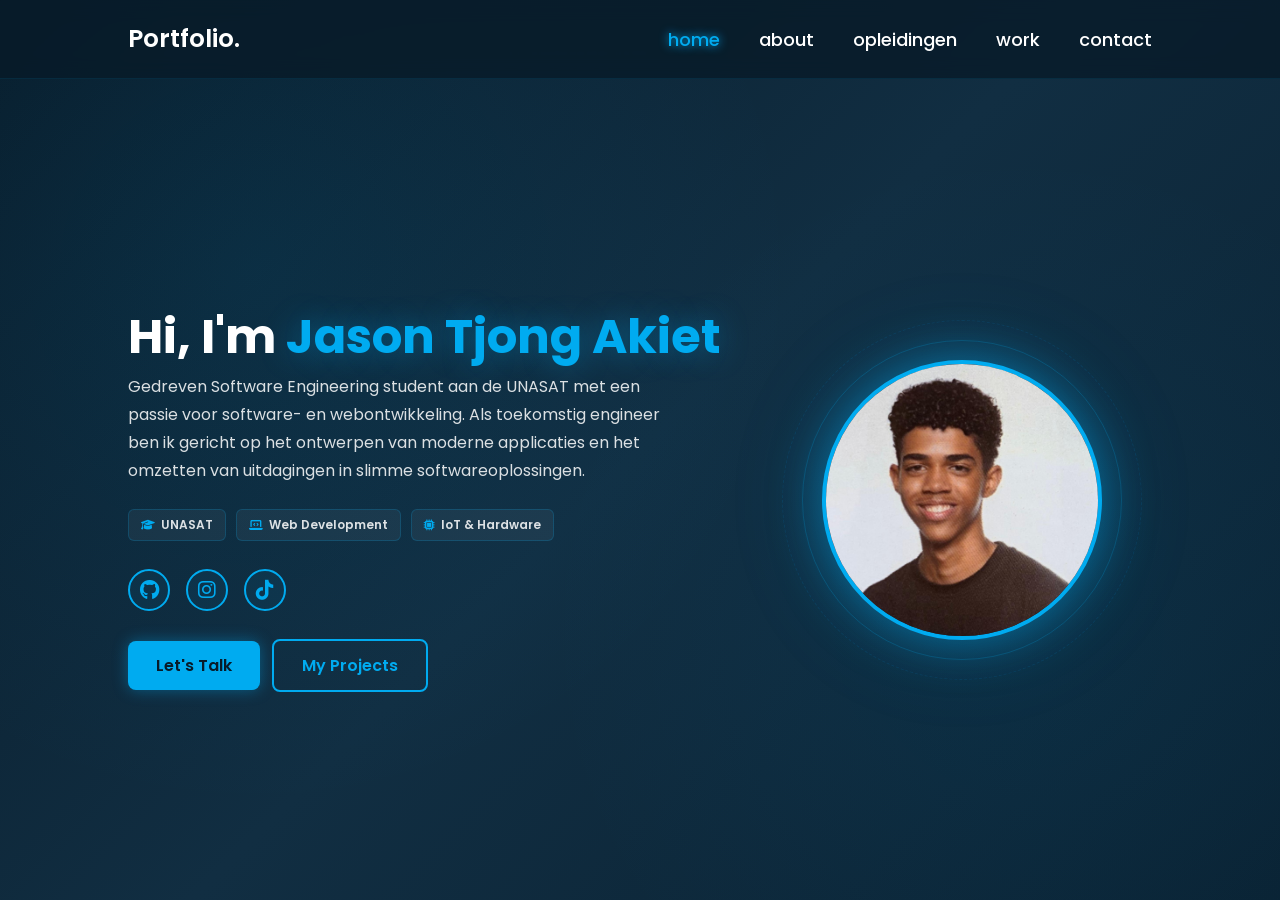
<file: index.html>
<!DOCTYPE html>
<html lang="nl">
<head>
    <meta charset="UTF-8">
    <meta name="viewport" content="width=device-width, initial-scale=1.0">
    <title>Jason Tjong Akiet | Home</title>
    <link rel="stylesheet" href="css/main.css">
    <link href="https://fonts.googleapis.com/css2?family=Poppins:wght@300;400;500;600;700&display=swap" rel="stylesheet">
    <link rel="stylesheet" href="https://cdnjs.cloudflare.com/ajax/libs/font-awesome/6.4.2/css/all.min.css">
</head>
<body>

    <header class="header">
        <a href="index.html" class="logo">Portfolio.</a>
        <nav class="navbar">
            <a href="index.html" class="active">home</a>
            <a href="about.html">about</a>
            <a href="opleidingen.html">opleidingen</a>
            <a href="work.html">work</a>
            <a href="contact.html">contact</a>
        </nav>
        <button class="menu-toggle" aria-label="Menu openen" aria-expanded="false" type="button">
            <i class="fa-solid fa-bars"></i>
            <i class="fa-solid fa-xmark"></i>
        </button>
    </header>

    <section class="home">
        <div class="home-bg"></div>

        <div class="home-content">
            <h1>Hi, I'm <span class="home-name">Jason Tjong Akiet</span></h1>
            <p>Gedreven Software Engineering student aan de UNASAT met een passie voor software- en webontwikkeling. Als toekomstig engineer ben ik gericht op het ontwerpen van moderne applicaties en het omzetten van uitdagingen in slimme softwareoplossingen.</p>

            <div class="home-tags">
                <span><i class="fa-solid fa-graduation-cap"></i> UNASAT</span>
                <span><i class="fa-solid fa-laptop-code"></i> Web Development</span>
                <span><i class="fa-solid fa-microchip"></i> IoT & Hardware</span>
            </div>

            <div class="social-media">
                <a href="https://github.com/jason255009" target="_blank" aria-label="GitHub"><i class="fa-brands fa-github"></i></a>
                <a href="https://www.instagram.com/jason_tjongakiet" target="_blank" aria-label="Instagram"><i class="fa-brands fa-instagram"></i></a>
                <a href="https://www.tiktok.com/@jason._.tta" target="_blank" aria-label="TikTok"><i class="fa-brands fa-tiktok"></i></a>
            </div>

            <div class="btn-box">
                <a href="about.html" class="btn">Let's Talk</a>
                <a href="work.html" class="btn btn-outline">My Projects</a>
            </div>
        </div>

        <div class="home-img">
            <div class="home-ring ring-1"></div>
            <div class="home-ring ring-2"></div>
            <div class="glowing-sphere">
                <img src="img/foto-van-mezelf.jpeg" alt="Jason Tjong Akiet">
            </div>
        </div>
    </section>

    <script src="js/main.js"></script>
</body>
</html>
</file>
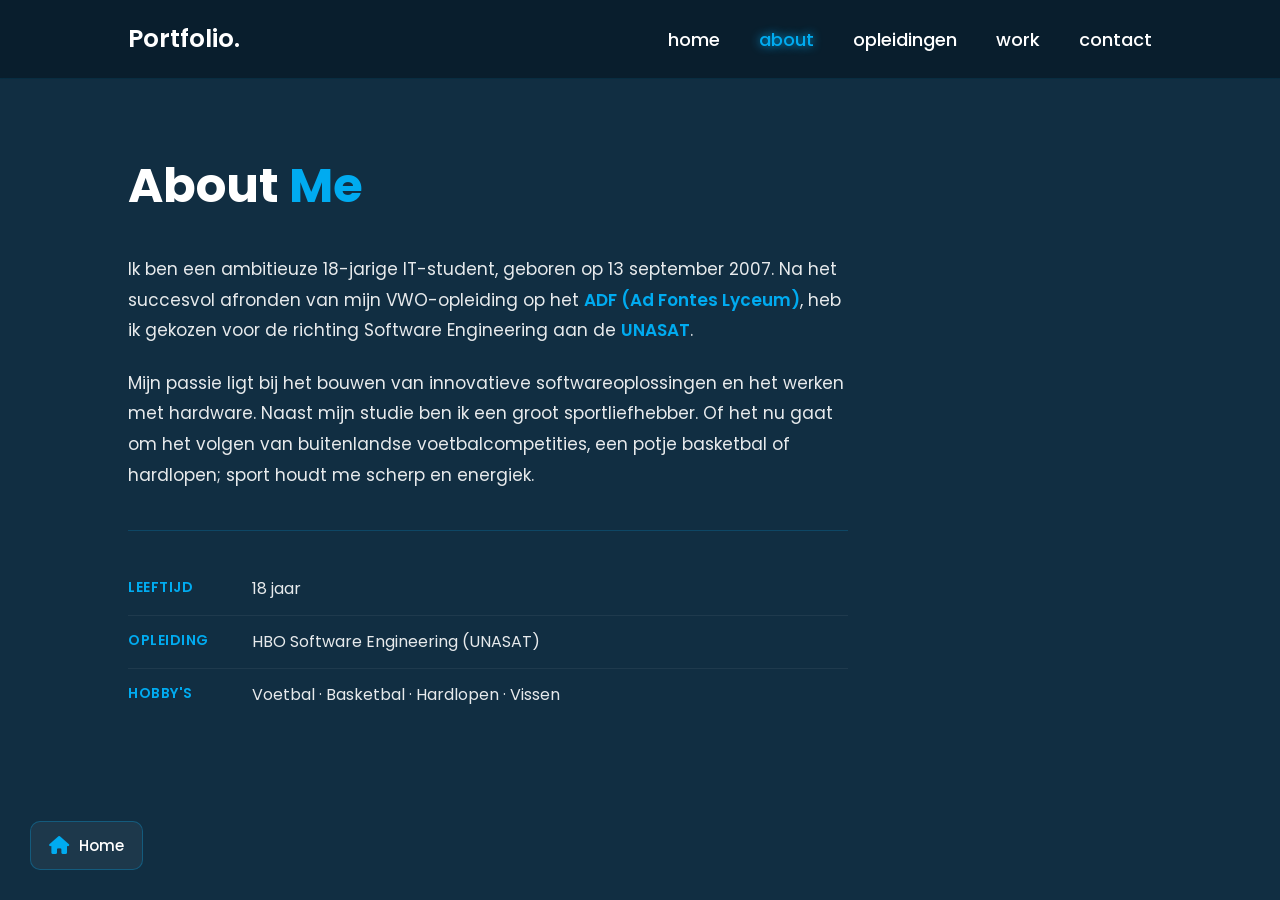
<file: about.html>
<!DOCTYPE html>
<html lang="nl">
<head>
    <meta charset="UTF-8">
    <meta name="viewport" content="width=device-width, initial-scale=1.0">
    <title>Jason Tjong Akiet | About</title>
    <link rel="stylesheet" href="css/main.css">
    <link href="https://fonts.googleapis.com/css2?family=Poppins:wght@300;400;500;600;700&display=swap" rel="stylesheet">
    <link rel="stylesheet" href="https://cdnjs.cloudflare.com/ajax/libs/font-awesome/6.4.2/css/all.min.css">
</head>
<body>

    <header class="header">
        <a href="index.html" class="logo">Portfolio.</a>
        <nav class="navbar">
            <a href="index.html">home</a>
            <a href="about.html" class="active">about</a>
            <a href="opleidingen.html">opleidingen</a>
            <a href="work.html">work</a>
            <a href="contact.html">contact</a>
        </nav>
        <button class="menu-toggle" aria-label="Menu openen" aria-expanded="false" type="button">
            <i class="fa-solid fa-bars"></i>
            <i class="fa-solid fa-xmark"></i>
        </button>
    </header>

    <a href="index.html" class="back-home">
        <i class="fa-solid fa-house"></i>
        <span>Home</span>
    </a>

    <section class="about">
        <div class="content-box">
            <h2 class="heading">About <span>Me</span></h2>

            <div class="about-content">
                <div class="about-intro">
                    <p>
                        Ik ben een ambitieuze 18-jarige IT-student, geboren op 13 september 2007.
                        Na het succesvol afronden van mijn VWO-opleiding op het <strong>ADF (Ad Fontes Lyceum)</strong>,
                        heb ik gekozen voor de richting Software Engineering aan de <strong>UNASAT</strong>.
                    </p>
                    <p>
                        Mijn passie ligt bij het bouwen van innovatieve softwareoplossingen en het werken met hardware.
                        Naast mijn studie ben ik een groot sportliefhebber. Of het nu gaat om het volgen van buitenlandse
                        voetbalcompetities, een potje basketbal of hardlopen; sport houdt me scherp en energiek.
                    </p>
                </div>

                <ul class="about-details">
                    <li>
                        <span class="about-label">Leeftijd</span>
                        <span class="about-value">18 jaar</span>
                    </li>
                    <li>
                        <span class="about-label">Opleiding</span>
                        <span class="about-value">HBO Software Engineering (UNASAT)</span>
                    </li>
                    <li>
                        <span class="about-label">Hobby's</span>
                        <span class="about-value">Voetbal · Basketbal · Hardlopen · Vissen</span>
                    </li>
                </ul>
            </div>
        </div>
    </section>

    <script src="js/main.js"></script>
</body>
</html>
</file>
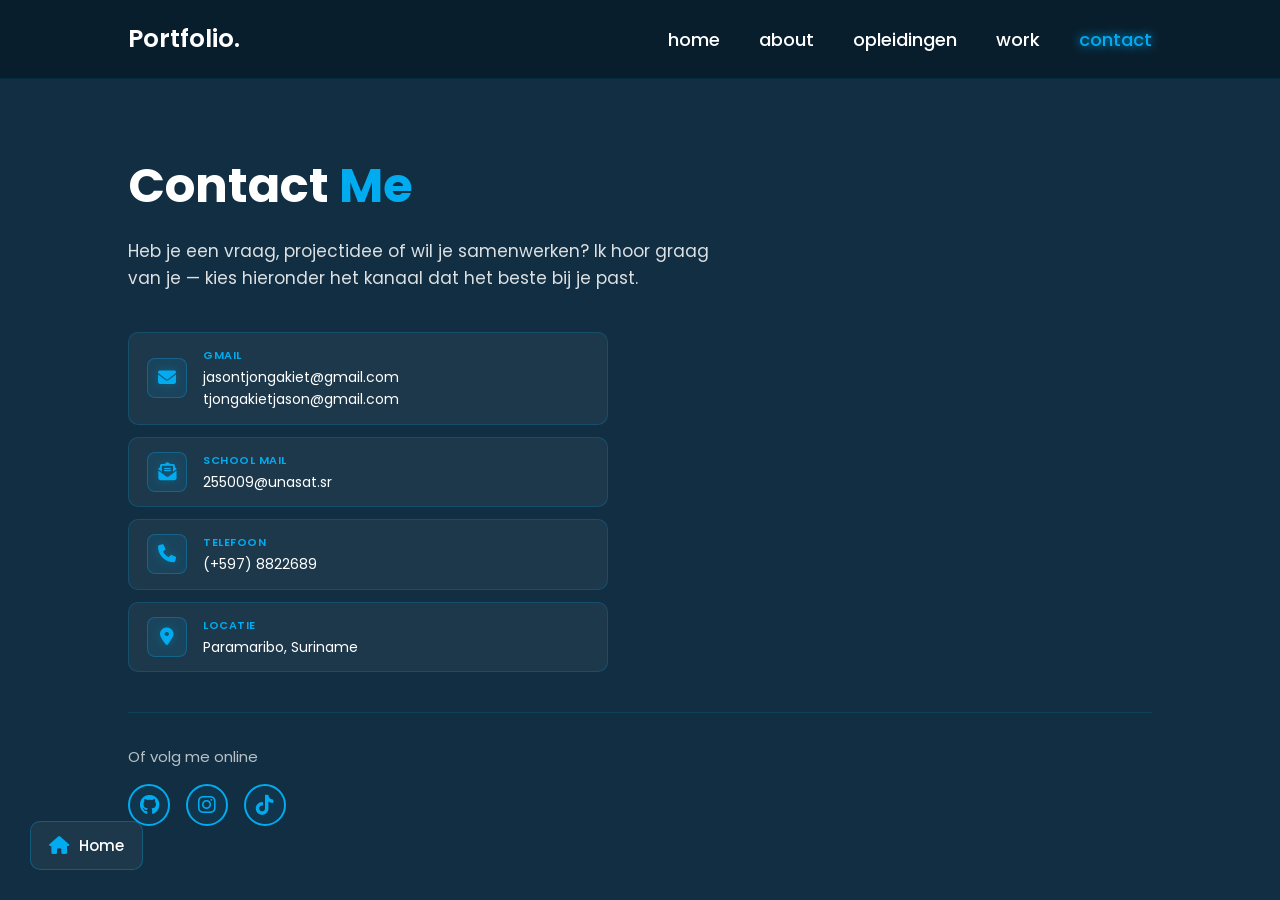
<file: contact.html>
<!DOCTYPE html>
<html lang="nl">
<head>
    <meta charset="UTF-8">
    <meta name="viewport" content="width=device-width, initial-scale=1.0">
    <title>Jason Tjong Akiet | Contact</title>
    <link rel="stylesheet" href="css/main.css">
    <link rel="stylesheet" href="css/contact.css">
    <link href="https://fonts.googleapis.com/css2?family=Poppins:wght@300;400;500;600;700&display=swap" rel="stylesheet">
    <link rel="stylesheet" href="https://cdnjs.cloudflare.com/ajax/libs/font-awesome/6.4.2/css/all.min.css">
</head>
<body>

    <header class="header">
        <a href="index.html" class="logo">Portfolio.</a>
        <nav class="navbar">
            <a href="index.html">home</a>
            <a href="about.html">about</a>
            <a href="opleidingen.html">opleidingen</a>
            <a href="work.html">work</a>
            <a href="contact.html" class="active">contact</a>
        </nav>
        <button class="menu-toggle" aria-label="Menu openen" aria-expanded="false" type="button">
            <i class="fa-solid fa-bars"></i>
            <i class="fa-solid fa-xmark"></i>
        </button>
    </header>

    <a href="index.html" class="back-home">
        <i class="fa-solid fa-house"></i>
        <span>Home</span>
    </a>

    <section class="contact">
        <div class="content-box">
            <h2 class="heading">Contact <span>Me</span></h2>
            <p class="contact-intro">Heb je een vraag, projectidee of wil je samenwerken? Ik hoor graag van je — kies hieronder het kanaal dat het beste bij je past.</p>

            <div class="contact-list">
                <div class="contact-card">
                    <div class="contact-icon">
                        <i class="fa-solid fa-envelope"></i>
                    </div>
                    <div class="contact-info">
                        <span class="contact-label">Gmail</span>
                        <a href="mailto:jasontjongakiet@gmail.com" class="contact-value contact-link">jasontjongakiet@gmail.com</a>
                        <a href="mailto:tjongakietjason@gmail.com" class="contact-value contact-link">tjongakietjason@gmail.com</a>
                    </div>
                </div>

                <a href="mailto:255009@unasat.sr" class="contact-card">
                    <div class="contact-icon">
                        <i class="fa-solid fa-envelope-open-text"></i>
                    </div>
                    <div class="contact-info">
                        <span class="contact-label">School Mail</span>
                        <p class="contact-value">255009@unasat.sr</p>
                    </div>
                </a>

                <a href="tel:+5978822689" class="contact-card">
                    <div class="contact-icon">
                        <i class="fa-solid fa-phone"></i>
                    </div>
                    <div class="contact-info">
                        <span class="contact-label">Telefoon</span>
                        <p class="contact-value">(+597) 8822689</p>
                    </div>
                </a>

                <div class="contact-card">
                    <div class="contact-icon">
                        <i class="fa-solid fa-location-dot"></i>
                    </div>
                    <div class="contact-info">
                        <span class="contact-label">Locatie</span>
                        <p class="contact-value">Paramaribo, Suriname</p>
                    </div>
                </div>
            </div>

            <div class="contact-social">
                <p class="contact-social-text">Of volg me online</p>
                <div class="social-media">
                    <a href="https://github.com/jason255009" target="_blank" aria-label="GitHub"><i class="fa-brands fa-github"></i></a>
                    <a href="https://www.instagram.com/jason_tjongakiet" target="_blank" aria-label="Instagram"><i class="fa-brands fa-instagram"></i></a>
                    <a href="https://www.tiktok.com/@jason._.tta" target="_blank" aria-label="TikTok"><i class="fa-brands fa-tiktok"></i></a>
                </div>
            </div>
        </div>
    </section>

    <script src="js/main.js"></script>
</body>
</html>
</file>
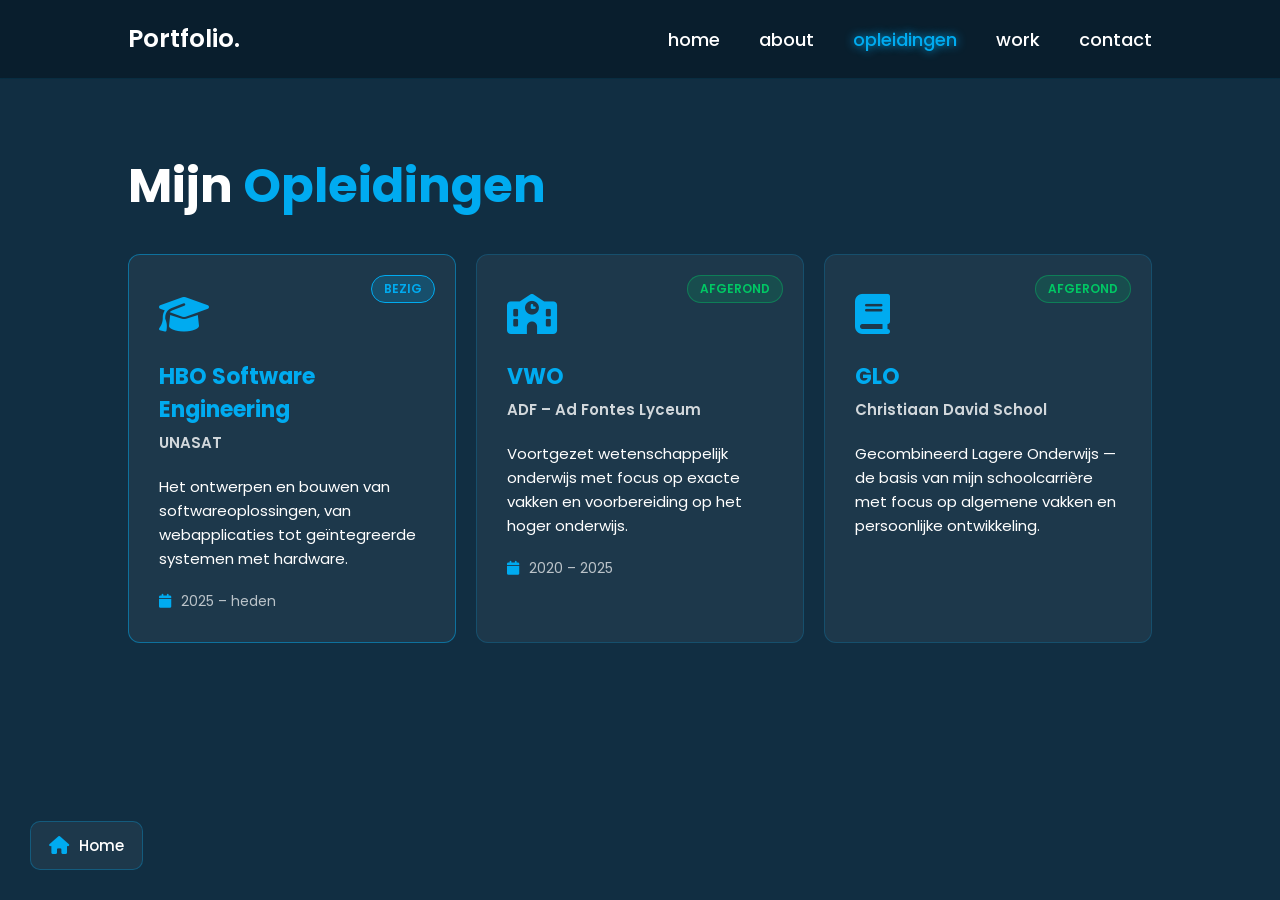
<file: opleidingen.html>
<!DOCTYPE html>
<html lang="nl">
<head>
    <meta charset="UTF-8">
    <meta name="viewport" content="width=device-width, initial-scale=1.0">
    <title>Jason Tjong Akiet | Opleidingen</title>
    <link rel="stylesheet" href="css/main.css">
    <link rel="stylesheet" href="css/work.css">
    <link href="https://fonts.googleapis.com/css2?family=Poppins:wght@300;400;500;600;700&display=swap" rel="stylesheet">
    <link rel="stylesheet" href="https://cdnjs.cloudflare.com/ajax/libs/font-awesome/6.4.2/css/all.min.css">
</head>
<body>

    <header class="header">
        <a href="index.html" class="logo">Portfolio.</a>
        <nav class="navbar">
            <a href="index.html">home</a>
            <a href="about.html">about</a>
            <a href="opleidingen.html" class="active">opleidingen</a>
            <a href="work.html">work</a>
            <a href="contact.html">contact</a>
        </nav>
        <button class="menu-toggle" aria-label="Menu openen" aria-expanded="false" type="button">
            <i class="fa-solid fa-bars"></i>
            <i class="fa-solid fa-xmark"></i>
        </button>
    </header>

    <a href="index.html" class="back-home">
        <i class="fa-solid fa-house"></i>
        <span>Home</span>
    </a>

    <section class="opleidingen">
        <div class="content-box">
            <h2 class="heading">Mijn <span>Opleidingen</span></h2>

            <div class="education-grid">
                <div class="education-card current">
                    <div class="education-status">Bezig</div>
                    <div class="education-icon">
                        <i class="fa-solid fa-graduation-cap"></i>
                    </div>
                    <h4>HBO Software Engineering</h4>
                    <p class="education-school">UNASAT</p>
                    <p>Het ontwerpen en bouwen van softwareoplossingen, van webapplicaties tot geïntegreerde systemen met hardware.</p>
                    <div class="education-meta">
                        <span><i class="fa-solid fa-calendar"></i> 2025 – heden</span>
                    </div>
                </div>

                <div class="education-card completed">
                    <div class="education-status">Afgerond</div>
                    <div class="education-icon">
                        <i class="fa-solid fa-school"></i>
                    </div>
                    <h4>VWO</h4>
                    <p class="education-school">ADF – Ad Fontes Lyceum</p>
                    <p>Voortgezet wetenschappelijk onderwijs met focus op exacte vakken en voorbereiding op het hoger onderwijs.</p>
                    <div class="education-meta">
                        <span><i class="fa-solid fa-calendar"></i> 2020 – 2025</span>
                    </div>
                </div>

                <div class="education-card completed">
                    <div class="education-status">Afgerond</div>
                    <div class="education-icon">
                        <i class="fa-solid fa-book"></i>
                    </div>
                    <h4>GLO</h4>
                    <p class="education-school">Christiaan David School</p>
                    <p>Gecombineerd Lagere Onderwijs — de basis van mijn schoolcarrière met focus op algemene vakken en persoonlijke ontwikkeling.</p>
                </div>
            </div>
        </div>
    </section>

    <script src="js/main.js"></script>
</body>
</html>
</file>
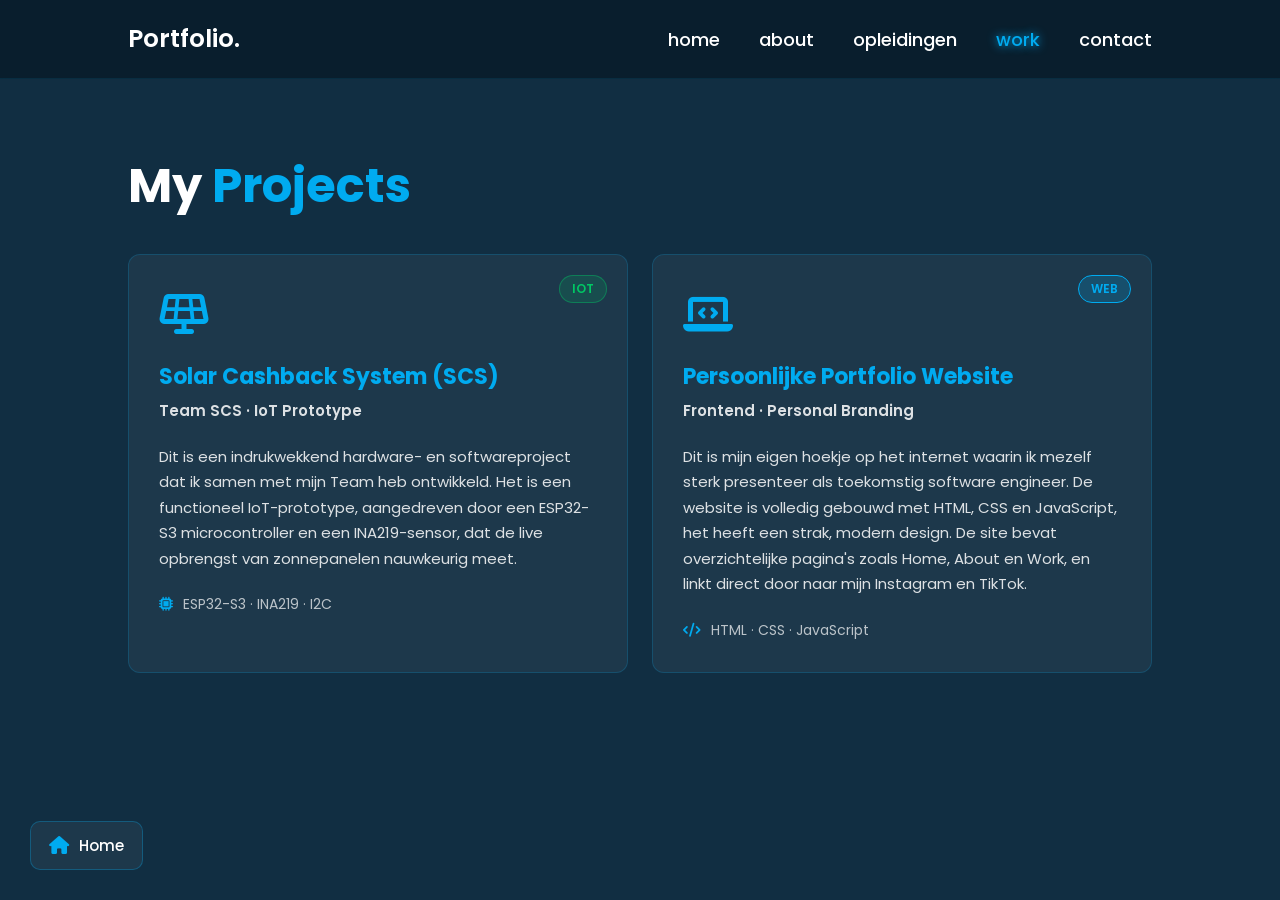
<file: work.html>
<!DOCTYPE html>
<html lang="nl">
<head>
    <meta charset="UTF-8">
    <meta name="viewport" content="width=device-width, initial-scale=1.0">
    <title>Jason Tjong Akiet | Work</title>
    <link rel="stylesheet" href="css/main.css">
    <link rel="stylesheet" href="css/work.css">
    <link href="https://fonts.googleapis.com/css2?family=Poppins:wght@300;400;500;600;700&display=swap" rel="stylesheet">
    <link rel="stylesheet" href="https://cdnjs.cloudflare.com/ajax/libs/font-awesome/6.4.2/css/all.min.css">
</head>
<body>

    <header class="header">
        <a href="index.html" class="logo">Portfolio.</a>
        <nav class="navbar">
            <a href="index.html">home</a>
            <a href="about.html">about</a>
            <a href="opleidingen.html">opleidingen</a>
            <a href="work.html" class="active">work</a>
            <a href="contact.html">contact</a>
        </nav>
        <button class="menu-toggle" aria-label="Menu openen" aria-expanded="false" type="button">
            <i class="fa-solid fa-bars"></i>
            <i class="fa-solid fa-xmark"></i>
        </button>
    </header>

    <a href="index.html" class="back-home">
        <i class="fa-solid fa-house"></i>
        <span>Home</span>
    </a>

    <section class="projects">
        <div class="content-box">
            <h2 class="heading">My <span>Projects</span></h2>

            <div class="project-grid">
                <div class="project-card">
                    <div class="project-status">IoT</div>
                    <div class="project-icon">
                        <i class="fa-solid fa-solar-panel"></i>
                    </div>
                    <h4>Solar Cashback System (SCS)</h4>
                    <p class="project-subtitle">Team SCS · IoT Prototype</p>
                    <p>Dit is een indrukwekkend hardware- en softwareproject dat ik samen met mijn Team heb ontwikkeld. Het is een functioneel IoT-prototype, aangedreven door een ESP32-S3 microcontroller en een INA219-sensor, dat de live opbrengst van zonnepanelen nauwkeurig meet.</p>
                    <div class="project-meta">
                        <span><i class="fa-solid fa-microchip"></i> ESP32-S3 · INA219 · I2C</span>
                    </div>
                </div>

                <div class="project-card">
                    <div class="project-status web">Web</div>
                    <div class="project-icon">
                        <i class="fa-solid fa-laptop-code"></i>
                    </div>
                    <h4>Persoonlijke Portfolio Website</h4>
                    <p class="project-subtitle">Frontend · Personal Branding</p>
                    <p>Dit is mijn eigen hoekje op het internet waarin ik mezelf sterk presenteer als toekomstig software engineer. De website is volledig gebouwd met HTML, CSS en JavaScript, het heeft een strak, modern design. De site bevat overzichtelijke pagina's zoals Home, About en Work, en linkt direct door naar mijn Instagram en TikTok.</p>
                    <div class="project-meta">
                        <span><i class="fa-solid fa-code"></i> HTML · CSS · JavaScript</span>
                    </div>
                </div>
            </div>
        </div>
    </section>

    <script src="js/main.js"></script>
</body>
</html>
</file>
<file: css/main.css>
/* Basis Reset */
* {
    margin: 0;
    padding: 0;
    box-sizing: border-box;
    font-family: 'Poppins', sans-serif;
    scroll-behavior: smooth;
}

body {
    background: #081b29;
    color: white;
    overflow-x: hidden;
}

/* Header & Navigatie */
.header {
    position: fixed;
    top: 0;
    left: 0;
    width: 100%;
    padding: 20px 10%;
    background: rgba(8, 27, 41, 0.8);
    backdrop-filter: blur(10px);
    display: flex;
    justify-content: space-between;
    align-items: center;
    z-index: 100;
    border-bottom: 1px solid rgba(0, 171, 240, 0.1);
}

.logo {
    font-size: 25px;
    color: white;
    text-decoration: none;
    font-weight: 600;
}

.navbar a {
    font-size: 18px;
    color: white;
    text-decoration: none;
    font-weight: 500;
    margin-left: 35px;
    transition: .3s;
}

.navbar a:hover,
.navbar a.active {
    color: #00abf0;
    text-shadow: 0 0 10px #00abf0;
}

/* Algemene Sectie Styling */
section {
    min-height: 100vh;
    display: flex;
    align-items: flex-start;
    justify-content: flex-start;
    padding: 150px 10% 50px;
    background: #112e42;
}

.content-box {
    width: 100%;
}

.home-content {
    max-width: 600px;
}

h1 {
    font-size: 45px;
    font-weight: 700;
}

h3 {
    font-size: 30px;
    font-weight: 700;
    color: #00abf0;
}

p {
    font-size: 17px;
    margin: 20px 0 40px;
    line-height: 1.6;
}

.btn {
    display: inline-block;
    padding: 12px 28px;
    background: #00abf0;
    border-radius: 8px;
    font-size: 16px;
    color: #081b29;
    text-decoration: none;
    font-weight: 600;
    transition: 0.3s;
    box-shadow: 0 0 15px rgba(0, 171, 240, 0.4);
}

.btn:hover {
    box-shadow: 0 0 25px #00abf0;
    transform: scale(1.05);
}

.btn-outline {
    background: transparent;
    color: #00abf0;
    border: 2px solid #00abf0;
    box-shadow: none;
    margin-left: 12px;
}

.btn-outline:hover {
    background: rgba(0, 171, 240, 0.1);
    box-shadow: 0 0 20px rgba(0, 171, 240, 0.3);
}

.heading {
    font-size: 48px;
    margin-bottom: 2rem;
}

.heading span {
    color: #00abf0;
}

/* Home sectie */
.home {
    position: relative;
    display: flex;
    align-items: center;
    justify-content: space-between;
    gap: 50px;
    overflow: hidden;
    background: linear-gradient(135deg, #081b29 0%, #112e42 50%, #0a2233 100%);
}

.home-bg {
    position: absolute;
    inset: 0;
    pointer-events: none;
    background:
        radial-gradient(circle at 20% 30%, rgba(0, 171, 240, 0.08) 0%, transparent 45%),
        radial-gradient(circle at 80% 70%, rgba(0, 171, 240, 0.06) 0%, transparent 40%);
}

.home-content {
    position: relative;
    z-index: 1;
    max-width: 600px;
    animation: homeFadeIn 0.8s ease-out;
}

.home-content h1 {
    font-size: clamp(32px, 5vw, 48px);
    line-height: 1.2;
    margin-bottom: 8px;
}

.home-name {
    color: #00abf0;
    text-shadow: 0 0 30px rgba(0, 171, 240, 0.4);
}

.home-content p {
    font-size: 16px;
    line-height: 1.75;
    color: rgba(255, 255, 255, 0.85);
    margin: 0 0 24px;
    max-width: 540px;
}

.home-tags {
    display: flex;
    flex-wrap: wrap;
    gap: 10px;
    margin-bottom: 28px;
}

.home-tags span {
    display: inline-flex;
    align-items: center;
    gap: 6px;
    padding: 6px 12px;
    font-size: 12px;
    font-weight: 600;
    color: rgba(255, 255, 255, 0.85);
    background: rgba(255, 255, 255, 0.05);
    border: 1px solid rgba(0, 171, 240, 0.2);
    border-radius: 6px;
}

.home-tags i {
    color: #00abf0;
    font-size: 11px;
}

.btn-box {
    display: flex;
    flex-wrap: wrap;
    gap: 12px;
    align-items: center;
}

.btn-box .btn-outline {
    margin-left: 0;
}

.home-img {
    position: relative;
    z-index: 1;
    width: 380px;
    height: 380px;
    display: flex;
    justify-content: center;
    align-items: center;
    animation: homeFadeIn 0.8s ease-out 0.2s both;
}

.home-ring {
    position: absolute;
    border-radius: 50%;
    border: 1px solid rgba(0, 171, 240, 0.2);
    pointer-events: none;
}

.ring-1 {
    width: 320px;
    height: 320px;
    animation: ringPulse 4s ease-in-out infinite;
}

.ring-2 {
    width: 360px;
    height: 360px;
    border-style: dashed;
    opacity: 0.5;
    animation: ringSpin 20s linear infinite;
}

@keyframes homeFadeIn {
    from {
        opacity: 0;
        transform: translateY(20px);
    }
    to {
        opacity: 1;
        transform: translateY(0);
    }
}

@keyframes ringPulse {
    0%, 100% { transform: scale(1); opacity: 0.6; }
    50% { transform: scale(1.05); opacity: 1; }
}

@keyframes ringSpin {
    from { transform: rotate(0deg); }
    to { transform: rotate(360deg); }
}

.social-media {
    margin-bottom: 28px;
}

.social-media a {
    display: inline-flex;
    justify-content: center;
    align-items: center;
    width: 42px;
    height: 42px;
    background: rgba(0, 171, 240, 0.05);
    border: 2px solid #00abf0;
    border-radius: 50%;
    font-size: 20px;
    color: #00abf0;
    text-decoration: none;
    margin-right: 12px;
    transition: 0.3s ease;
}

.social-media a:hover {
    background: #00abf0;
    color: #081b29;
    box-shadow: 0 0 20px #00abf0;
    transform: translateY(-4px);
}

.glowing-sphere {
    width: 280px;
    height: 280px;
    background: #112e42;
    border-radius: 50%;
    box-shadow: 0 0 50px rgba(0, 171, 240, 0.5), 0 0 100px rgba(0, 171, 240, 0.15);
    border: 4px solid #00abf0;
    overflow: hidden;
    display: flex;
    justify-content: center;
    align-items: center;
    animation: float 4s ease-in-out infinite;
    position: relative;
    z-index: 2;
}

.glowing-sphere img {
    width: 100%;
    height: 100%;
    object-fit: cover;
}

@keyframes float {
    0%, 100% { transform: translateY(0); }
    50% { transform: translateY(-15px); }
}

.back-home {
    position: fixed;
    bottom: 30px;
    left: 30px;
    display: flex;
    align-items: center;
    gap: 10px;
    padding: 12px 18px;
    background: rgba(255, 255, 255, 0.05);
    border: 1px solid rgba(0, 171, 240, 0.3);
    border-radius: 10px;
    color: white;
    text-decoration: none;
    font-size: 15px;
    font-weight: 500;
    z-index: 100;
    transition: 0.3s;
}

.back-home i {
    font-size: 18px;
    color: #00abf0;
}

.back-home:hover {
    border-color: #00abf0;
    background: rgba(0, 171, 240, 0.08);
    transform: translateX(8px);
    box-shadow: 0 4px 20px rgba(0, 171, 240, 0.15);
}

.about-content {
    max-width: 720px;
}

.about-intro p {
    font-size: 17px;
    line-height: 1.8;
    color: rgba(255, 255, 255, 0.9);
    margin: 0 0 22px;
}

.about-intro p:last-child {
    margin-bottom: 0;
}

.about-intro strong {
    color: #00abf0;
    font-weight: 600;
}

.about-details {
    list-style: none;
    margin-top: 2.5rem;
    padding-top: 2rem;
    border-top: 1px solid rgba(0, 171, 240, 0.2);
}

.about-details li {
    display: flex;
    flex-wrap: wrap;
    gap: 8px 24px;
    padding: 14px 0;
    border-bottom: 1px solid rgba(255, 255, 255, 0.06);
}

.about-details li:last-child {
    border-bottom: none;
    padding-bottom: 0;
}

.about-label {
    min-width: 100px;
    font-size: 14px;
    font-weight: 600;
    color: #00abf0;
    text-transform: uppercase;
    letter-spacing: 0.5px;
}

.about-value {
    font-size: 16px;
    color: rgba(255, 255, 255, 0.9);
    line-height: 1.5;
}

.menu-toggle {
    display: none;
    position: relative;
    width: 44px;
    height: 44px;
    padding: 0;
    border: 1px solid rgba(0, 171, 240, 0.3);
    border-radius: 8px;
    background: rgba(0, 171, 240, 0.08);
    color: #00abf0;
    cursor: pointer;
    z-index: 110;
    transition: 0.3s;
}

.menu-toggle:hover {
    background: rgba(0, 171, 240, 0.15);
    border-color: #00abf0;
}

.menu-toggle i {
    font-size: 20px;
    position: absolute;
    top: 50%;
    left: 50%;
    transform: translate(-50%, -50%);
    transition: opacity 0.3s, transform 0.3s;
}

.menu-toggle .fa-xmark {
    opacity: 0;
    transform: translate(-50%, -50%) rotate(90deg);
}

body.nav-open .menu-toggle .fa-bars {
    opacity: 0;
    transform: translate(-50%, -50%) rotate(-90deg);
}

body.nav-open .menu-toggle .fa-xmark {
    opacity: 1;
    transform: translate(-50%, -50%) rotate(0);
}

.nav-overlay {
    display: none;
    position: fixed;
    inset: 0;
    background: rgba(8, 27, 41, 0.7);
    backdrop-filter: blur(4px);
    z-index: 98;
    opacity: 0;
    pointer-events: none;
    transition: opacity 0.3s;
}

body.nav-open .nav-overlay {
    opacity: 1;
    pointer-events: auto;
}

@media (max-width: 900px) {
    .home {
        flex-direction: column;
        text-align: center;
        padding-top: 130px;
    }

    .home-content {
        max-width: 100%;
    }

    .home-content p {
        max-width: 100%;
    }

    .home-tags,
    .btn-box,
    .social-media {
        justify-content: center;
    }

    .home-img {
        width: 320px;
        height: 320px;
        margin-top: 20px;
    }

    .ring-1 { width: 270px; height: 270px; }
    .ring-2 { width: 300px; height: 300px; }
}

@media (max-width: 1023px) {
    .header {
        padding: 16px 6%;
    }

    section {
        padding: 120px 6% 40px;
    }

    .heading {
        font-size: clamp(32px, 6vw, 42px);
    }

    .navbar a {
        font-size: 16px;
        margin-left: 24px;
    }
}

@media (max-width: 767px) {
    .menu-toggle {
        display: flex;
        align-items: center;
        justify-content: center;
    }

    .nav-overlay {
        display: block;
    }

    .navbar {
        position: fixed;
        top: 0;
        right: -100%;
        width: min(280px, 85vw);
        height: 100vh;
        padding: 90px 30px 40px;
        background: rgba(8, 27, 41, 0.98);
        backdrop-filter: blur(20px);
        border-left: 1px solid rgba(0, 171, 240, 0.2);
        display: flex;
        flex-direction: column;
        align-items: flex-start;
        gap: 8px;
        z-index: 99;
        transition: right 0.35s ease;
        overflow-y: auto;
    }

    body.nav-open .navbar {
        right: 0;
    }

    .navbar a {
        margin-left: 0;
        width: 100%;
        padding: 14px 0;
        font-size: 18px;
        border-bottom: 1px solid rgba(255, 255, 255, 0.06);
    }

    .navbar a:last-child {
        border-bottom: none;
    }

    .header {
        padding: 14px 5%;
    }

    .logo {
        font-size: 22px;
    }

    section {
        padding: 100px 5% 30px;
        min-height: auto;
    }

    h1 {
        font-size: clamp(28px, 8vw, 36px);
    }

    .heading {
        font-size: clamp(28px, 7vw, 36px);
        margin-bottom: 1.5rem;
    }

    p {
        font-size: 15px;
        margin: 16px 0 28px;
    }

    .back-home {
        bottom: 20px;
        left: 20px;
        padding: 10px 14px;
        font-size: 14px;
    }

    .back-home span {
        display: none;
    }

    .about-details li {
        flex-direction: column;
        gap: 4px;
    }

    .about-label {
        min-width: unset;
    }

    body.nav-open {
        overflow: hidden;
    }
}

@media (max-width: 479px) {
    .header {
        padding: 12px 4%;
    }

    section {
        padding: 95px 4% 24px;
    }

    .home {
        gap: 30px;
        padding-top: 110px;
    }

    .home-img {
        width: 260px;
        height: 260px;
    }

    .glowing-sphere {
        width: 220px;
        height: 220px;
    }

    .ring-1 {
        width: 230px;
        height: 230px;
    }

    .ring-2 {
        width: 255px;
        height: 255px;
    }

    .home-tags span {
        font-size: 11px;
        padding: 5px 10px;
    }

    .btn-box {
        flex-direction: column;
        width: 100%;
    }

    .btn-box .btn {
        width: 100%;
        text-align: center;
    }

    .social-media a {
        width: 40px;
        height: 40px;
        font-size: 18px;
        margin-right: 8px;
    }

    .back-home {
        bottom: 16px;
        left: 16px;
    }
}
</file>
<file: css/contact.css>
/* Contact sectie */
.contact-intro {
    max-width: 600px;
    font-size: 17px;
    line-height: 1.6;
    color: rgba(255, 255, 255, 0.85);
    margin: -1rem 0 2.5rem;
}

.contact-list {
    display: flex;
    flex-direction: column;
    gap: 12px;
    max-width: 480px;
    margin-bottom: 2.5rem;
}

.contact-card {
    background: rgba(255, 255, 255, 0.05);
    padding: 14px 18px;
    border-radius: 10px;
    border: 1px solid rgba(0, 171, 240, 0.2);
    text-decoration: none;
    color: inherit;
    display: flex;
    align-items: center;
    gap: 16px;
    transition: 0.3s;
    cursor: default;
}

a.contact-card {
    cursor: pointer;
}

.contact-card:hover {
    border-color: #00abf0;
    background: rgba(0, 171, 240, 0.08);
    transform: translateX(8px);
    box-shadow: 0 4px 20px rgba(0, 171, 240, 0.15);
}

.contact-card:hover .contact-icon {
    background: rgba(0, 171, 240, 0.2);
    box-shadow: 0 0 15px rgba(0, 171, 240, 0.3);
    transform: scale(1.08);
}

.contact-icon {
    width: 40px;
    height: 40px;
    min-width: 40px;
    display: flex;
    align-items: center;
    justify-content: center;
    background: rgba(0, 171, 240, 0.1);
    border: 1px solid rgba(0, 171, 240, 0.3);
    border-radius: 8px;
    margin-bottom: 0;
    transition: 0.3s;
}

.contact-icon i {
    font-size: 18px;
    color: #00abf0;
    text-shadow: 0 0 10px rgba(0, 171, 240, 0.3);
}

.contact-info {
    flex: 1;
    min-width: 0;
}

.contact-label {
    display: block;
    font-weight: 600;
    font-size: 11px;
    color: #00abf0;
    text-transform: uppercase;
    letter-spacing: 0.5px;
    margin-bottom: 4px;
}

.contact-value {
    font-size: 14px;
    color: white;
    margin: 0;
    line-height: 1.4;
    word-break: break-word;
}

.contact-link {
    display: block;
    text-decoration: none;
    margin-bottom: 2px;
}

.contact-link:last-child {
    margin-bottom: 0;
}

.contact-social {
    padding-top: 2rem;
    border-top: 1px solid rgba(0, 171, 240, 0.15);
}

.contact-social-text {
    font-size: 15px;
    color: rgba(255, 255, 255, 0.7);
    margin: 0 0 15px;
}

.contact-social .social-media {
    margin-bottom: 0;
}

@media (max-width: 767px) {
    .contact-intro {
        font-size: 15px;
        margin: -0.5rem 0 2rem;
    }

    .contact-list {
        max-width: 100%;
    }

    .contact-card:hover {
        transform: none;
    }
}
</file>
<file: css/work.css>
/* Opleidingen & Projects */
.sub-heading {
    font-size: 22px;
    color: #00abf0;
    margin-bottom: 1.5rem;
    margin-top: 2rem;
}

.sub-heading:first-of-type {
    margin-top: 0;
}

.education-grid {
    display: grid;
    grid-template-columns: repeat(auto-fit, minmax(280px, 1fr));
    gap: 20px;
    margin-bottom: 1rem;
}

.education-card {
    background: rgba(255, 255, 255, 0.05);
    padding: 30px;
    border-radius: 12px;
    border: 1px solid rgba(0, 171, 240, 0.2);
    transition: 0.4s;
    position: relative;
}

.education-card:hover {
    border-color: #00abf0;
    transform: translateY(-10px);
    background: rgba(0, 171, 240, 0.05);
}

.education-card.current {
    border-color: rgba(0, 171, 240, 0.5);
}

.education-status {
    position: absolute;
    top: 20px;
    right: 20px;
    font-size: 12px;
    font-weight: 600;
    padding: 4px 12px;
    border-radius: 20px;
    text-transform: uppercase;
}

.education-card.current .education-status {
    background: rgba(0, 171, 240, 0.2);
    color: #00abf0;
    border: 1px solid #00abf0;
}

.education-card.completed .education-status {
    background: rgba(0, 200, 100, 0.15);
    color: #00c864;
    border: 1px solid rgba(0, 200, 100, 0.4);
}

.education-icon {
    font-size: 40px;
    color: #00abf0;
    margin-bottom: 15px;
}

.education-card h4 {
    color: #00abf0;
    font-size: 22px;
    margin-bottom: 5px;
}

.education-school {
    font-size: 16px;
    font-weight: 600;
    color: rgba(255, 255, 255, 0.8);
    margin: 0 0 15px;
}

.education-card p {
    font-size: 15px;
    margin: 0 0 20px;
}

.education-meta {
    display: flex;
    gap: 15px;
    flex-wrap: wrap;
}

.education-meta span {
    font-size: 14px;
    color: rgba(255, 255, 255, 0.7);
}

.education-meta i {
    color: #00abf0;
    margin-right: 6px;
}

.project-grid {
    display: grid;
    grid-template-columns: repeat(auto-fit, minmax(320px, 1fr));
    gap: 24px;
}

.project-card {
    background: rgba(255, 255, 255, 0.05);
    padding: 30px;
    border-radius: 12px;
    border: 1px solid rgba(0, 171, 240, 0.2);
    transition: 0.4s;
    position: relative;
}

.project-card:hover {
    border-color: #00abf0;
    transform: translateY(-10px);
    background: rgba(0, 171, 240, 0.05);
}

.project-card.current {
    border-color: rgba(0, 171, 240, 0.5);
}

.project-status {
    position: absolute;
    top: 20px;
    right: 20px;
    font-size: 12px;
    font-weight: 600;
    padding: 4px 12px;
    border-radius: 20px;
    text-transform: uppercase;
    background: rgba(0, 200, 100, 0.15);
    color: #00c864;
    border: 1px solid rgba(0, 200, 100, 0.4);
}

.project-status.web {
    background: rgba(0, 171, 240, 0.2);
    color: #00abf0;
    border: 1px solid #00abf0;
}

.project-status.bezig {
    background: rgba(0, 171, 240, 0.2);
    color: #00abf0;
    border: 1px solid #00abf0;
}

.project-icon {
    font-size: 40px;
    color: #00abf0;
    margin-bottom: 15px;
}

.project-card h4 {
    color: #00abf0;
    font-size: 22px;
    margin-bottom: 5px;
    padding-right: 60px;
}

.project-subtitle {
    font-size: 16px;
    font-weight: 600;
    color: rgba(255, 255, 255, 0.8);
    margin: 0 0 15px;
}

.project-card p {
    font-size: 15px;
    line-height: 1.7;
    color: rgba(255, 255, 255, 0.85);
    margin: 0 0 20px;
}

.project-meta span {
    font-size: 14px;
    color: rgba(255, 255, 255, 0.7);
}

.project-meta i {
    color: #00abf0;
    margin-right: 6px;
}

@media (max-width: 1023px) {
    .project-grid {
        grid-template-columns: repeat(auto-fit, minmax(280px, 1fr));
    }

    .education-grid {
        grid-template-columns: repeat(auto-fit, minmax(260px, 1fr));
    }
}

@media (max-width: 767px) {
    .education-card,
    .project-card {
        padding: 24px 20px;
    }

    .education-card h4,
    .project-card h4 {
        font-size: 20px;
        padding-right: 50px;
    }

    .project-grid,
    .education-grid {
        grid-template-columns: 1fr;
        gap: 16px;
    }

    .sub-heading {
        font-size: 20px;
    }
}

@media (max-width: 479px) {
    .education-status,
    .project-status {
        top: 16px;
        right: 16px;
        font-size: 10px;
        padding: 3px 10px;
    }
}
</file>
